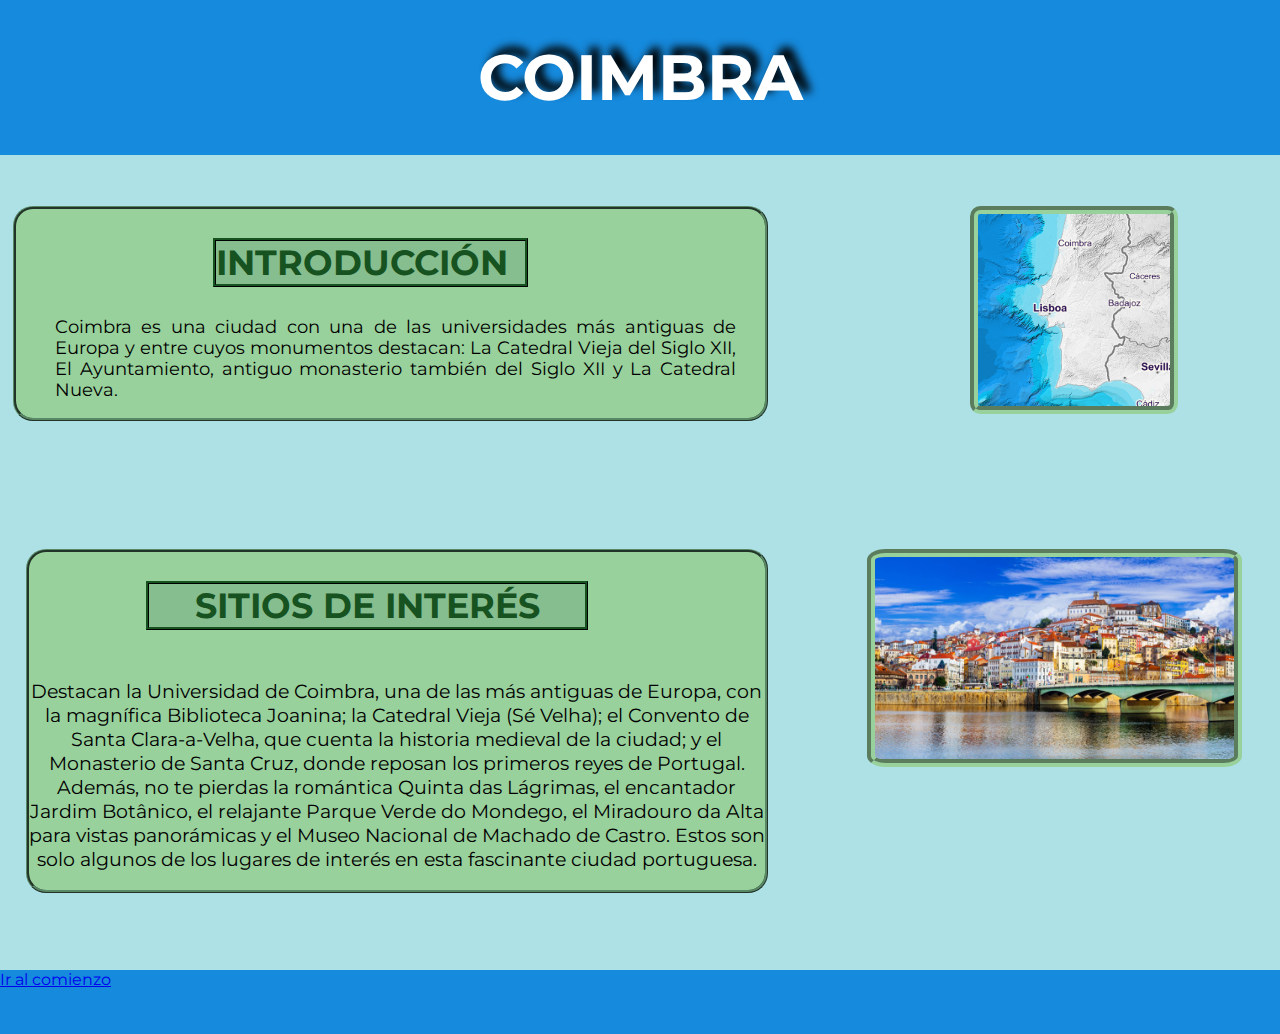
<file: Coimbra sergio/SERGIO FINAL/Coimbra_SergiodelaP.html>
<html><!DOCTYPE html>
<html lang="es">
<head>
    <meta charset="UTF-8">
    <meta keywords="Turismo Portugal,Coimbra">
    <meta description="Coimbra">
    <meta name="viewport" content="width=device-width, initial-scale=1.0">
    <meta author="Sergio de la Puente García" >
    <title> COIMBRA </title>
    <link rel="preconnect" href="https://fonts.googleapis.com">
    <link rel="preconnect" href="https://fonts.gstatic.com" crossorigin>
    <link href="https://fonts.googleapis.com/css2?family=Montserrat:ital,wght@0,100..900;1,100..900&display=swap" rel="stylesheet">
    <link rel="stylesheet" href="Coimbra_SergiodelaP.css">
</head>
<body>
    <header class="cabecera">
        <h1> COIMBRA </h1>
    </header>
    <section class="container">
        <img class="mapa" src="img/mapa.png">
        <article class="introduccion">
            <h2> INTRODUCCIÓN </h2>
            <p> Coimbra es una ciudad con una de las universidades más antiguas de Europa y entre cuyos monumentos destacan: La Catedral Vieja del Siglo XII, El Ayuntamiento, antiguo monasterio también del Siglo XII y La Catedral Nueva. </p>
        </article>
    </section>
    <section class="container">
        <img class="rio" src="img/rio.jpg">
        <article class="sitios">
            <h2> SITIOS DE INTERÉS </h2>
            <p> Destacan la Universidad de Coimbra, una de las más antiguas de Europa, con la magnífica Biblioteca Joanina; la Catedral Vieja (Sé Velha); el Convento de Santa Clara-a-Velha, que cuenta la historia medieval de la ciudad; y el Monasterio de Santa Cruz, donde reposan los primeros reyes de Portugal. Además, no te pierdas la romántica Quinta das Lágrimas, el encantador Jardim Botânico, el relajante Parque Verde do Mondego, el Miradouro da Alta para vistas panorámicas y el Museo Nacional de Machado de Castro. Estos son solo algunos de los lugares de interés en esta fascinante ciudad portuguesa. </p>
        </article>
    </section>
    <footer class="footer">
        <a href="\index.html">Ir al comienzo</a>
    </footer>
</body>
</html>
</file>
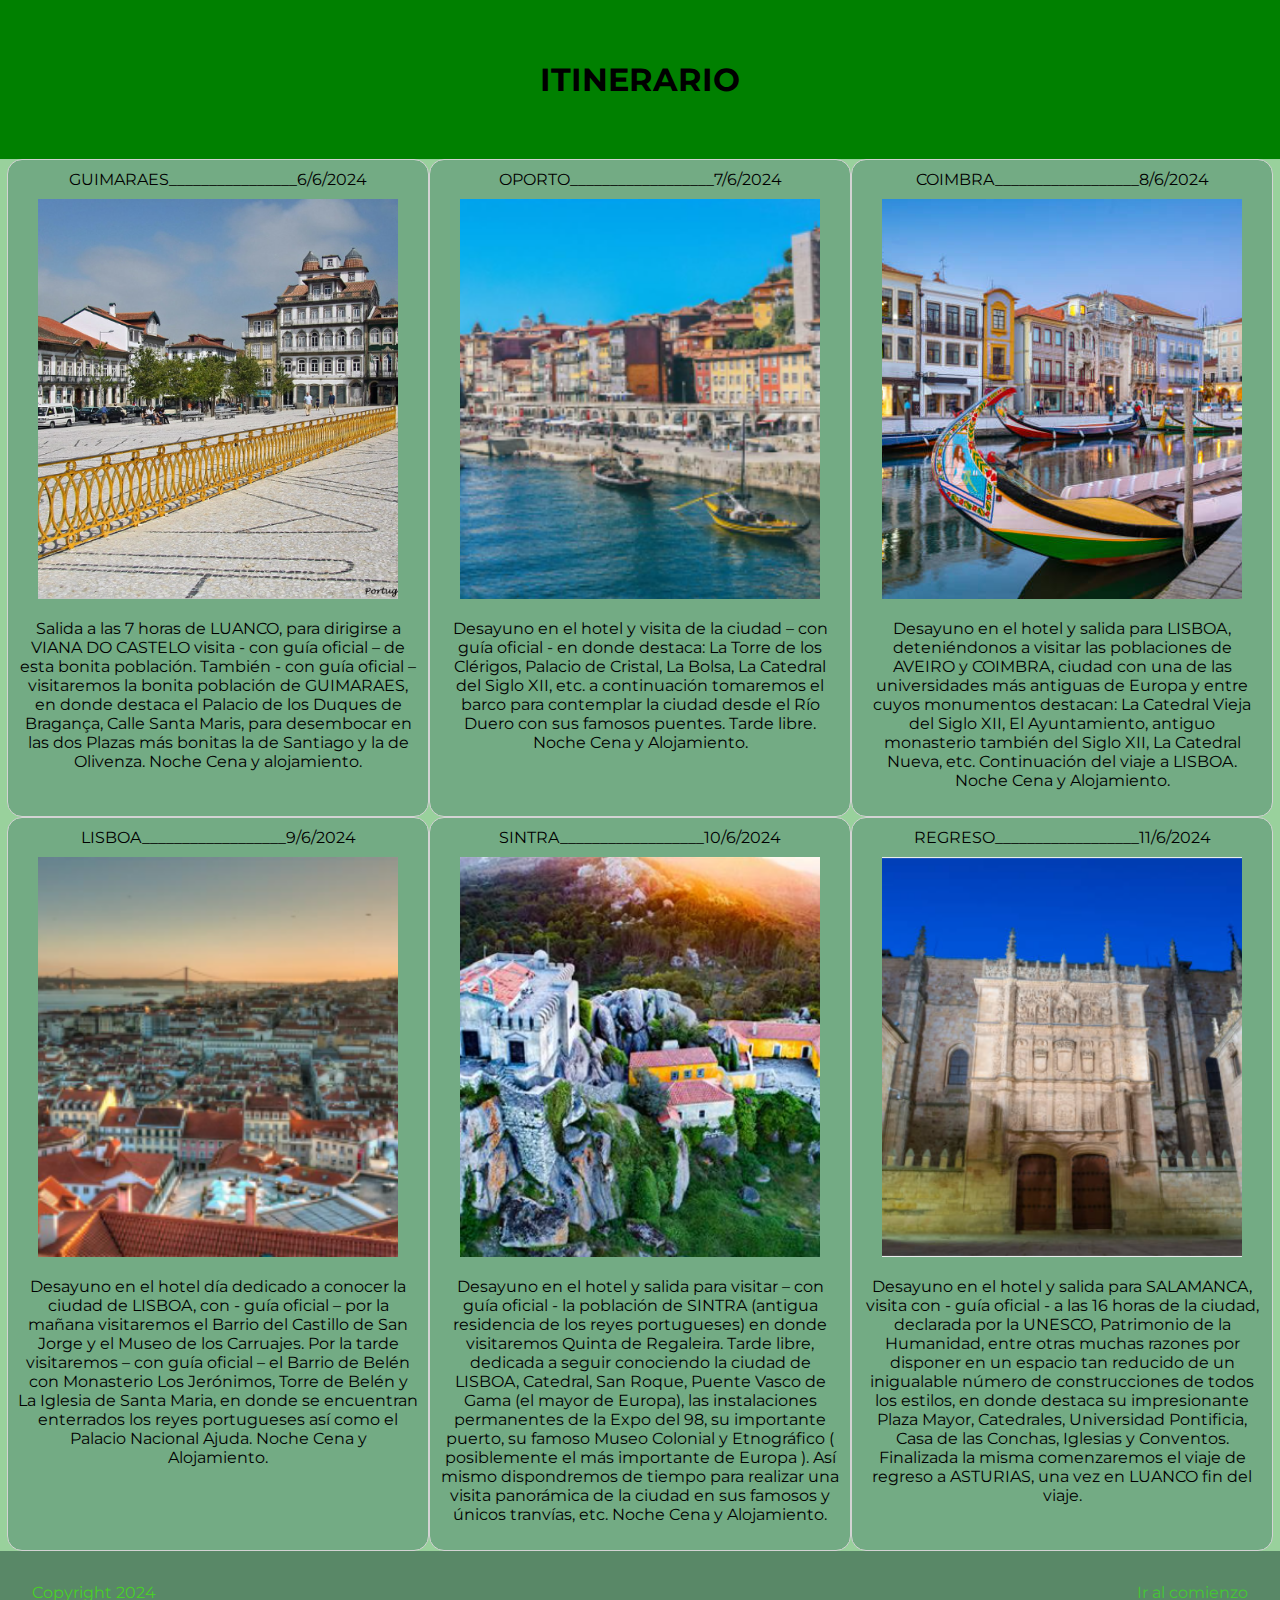
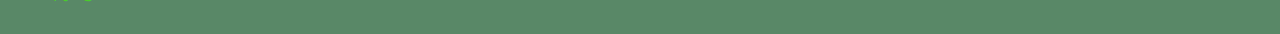
<file: Itinerario (1)/Itinerario/codigotarjetas.html>
<!DOCTYPE html>
<html lang="en">
<head>
  <meta charset="UTF-8">
  <meta author="Rubén y Elias">
  <meta keywords="HTML, pagina web, Portugal, Pagina web Portugal, Itinerario">
  <meta description="Portugal blog">
  <meta name="viewport" content="width=device-width, initial-scale=1.0">
  <link rel="stylesheet" href="estilotarjetas.css">
  <link rel="website icon" type="png" href="euro icono.png"> <!--Icono-->
  <link rel="preconnect" href="https://fonts.googleapis.com">
  <link rel="preconnect" href="https://fonts.gstatic.com" crossorigin>
  <link href="https://fonts.googleapis.com/css2?family=Montserrat:ital,wght@0,100..900;1,100..900&display=swap" rel="stylesheet">
    <title>ITINERARIO</title>
    <link rel="stylesheet" href="estilotarjetas.css">
</head>
<body>
  <header><h1 id="titulo_header" >ITINERARIO</h1></header>
    <div class="tarjetas">
    <div class="tarjeta">
        <div class="titulo">GUIMARAES________________6/6/2024</div>
        <div class="cuerpo">
        <img class="imagen1" src="gimares.png" alt="muestra">
           <p>Salida a las 7 horas de LUANCO, para dirigirse a VIANA DO
            CASTELO visita - con guía oficial – de esta bonita población. 
            También - con guía oficial – visitaremos la bonita población de GUIMARAES, en donde
            destaca el Palacio de los Duques de Bragança, Calle Santa Maris, para
            desembocar en las dos Plazas más bonitas la de Santiago y la de
            Olivenza. Noche Cena y alojamiento.</p>
        </div>
        </div>
        <div class="tarjeta">
            <div class="titulo">OPORTO__________________7/6/2024</div>
            <div class="cuerpo">
            <img class="imagen1" src="oporto.png" alt="muestra">
               <p>Desayuno en el hotel y visita de la ciudad – con guía oficial - en
                  donde destaca: La Torre de los Clérigos, Palacio de Cristal, La Bolsa, La
                  Catedral del Siglo XII, etc. a continuación tomaremos el barco para
                  contemplar la ciudad desde el Río Duero con sus famosos puentes.
                  Tarde libre. Noche Cena y Alojamiento. </p>
            </div>
            </div>
            <div class="tarjeta">
                <div class="titulo">COIMBRA__________________8/6/2024</div>
                <div class="cuerpo">
                <img class="imagen1" src="averio.png" alt="muestra">
                   <p>Desayuno en el hotel y salida para LISBOA, deteniéndonos a
                     visitar las poblaciones de AVEIRO y COIMBRA, ciudad con una de las
                     universidades más antiguas de Europa y entre cuyos monumentos
                     destacan: La Catedral Vieja del Siglo XII, El Ayuntamiento, antiguo
                     monasterio también del Siglo XII, La Catedral Nueva, etc. Continuación
                     del viaje a LISBOA. Noche Cena y Alojamiento.</p>
                </div>
                </div>
              <div class="tarjeta">
                  <div class="titulo">LISBOA__________________9/6/2024</div>
                  <div class="cuerpo">
                  <img class="imagen1" src="lisboa.png" alt="muestra">
                     <p>Desayuno en el hotel día dedicado a conocer la ciudad de
                        LISBOA, con - guía oficial – por la mañana visitaremos el Barrio del
                        Castillo de San Jorge y el Museo de los Carruajes. Por la tarde
                        visitaremos – con guía oficial – el Barrio de Belén con Monasterio Los
                        Jerónimos, Torre de Belén y La Iglesia de Santa Maria, en donde se
                        encuentran enterrados los reyes portugueses así como el Palacio
                        Nacional Ajuda. Noche Cena y Alojamiento.</p>
                  </div>
                  </div>
                  <div class="tarjeta">
                      <div class="titulo">SINTRA__________________10/6/2024</div>
                      <div class="cuerpo">
                      <img class="imagen1" src="sintra.png" alt="muestra">
                         <p>Desayuno en el hotel y salida para visitar – con guía oficial - la
                           población de SINTRA (antigua residencia de los reyes portugueses) en
                           donde visitaremos Quinta de Regaleira. Tarde libre, dedicada a seguir
                           conociendo la ciudad de LISBOA, Catedral, San Roque, Puente Vasco
                           de Gama (el mayor de Europa), las instalaciones permanentes de la
                           Expo del 98, su importante puerto, su famoso Museo Colonial y
                           Etnográfico ( posiblemente el más importante de Europa ). Así mismo
                           dispondremos de tiempo para realizar una visita panorámica de la
                           ciudad en sus famosos y únicos tranvías, etc. Noche Cena y
                           Alojamiento.</p>
                    </div>
                    </div>
                    <div class="tarjeta">
                      <div class="titulo">REGRESO__________________11/6/2024</div>
                        <div class="cuerpo">
                          <img class="imagen1" src="salamanca.png" alt="muestra">
                             <p>Desayuno en el hotel y salida para SALAMANCA, visita con -
                              guía oficial - a las 16 horas de la ciudad, declarada por la UNESCO,
                              Patrimonio de la Humanidad, entre otras muchas razones por disponer
                              en un espacio tan reducido de un inigualable número de construcciones
                              de todos los estilos, en donde destaca su impresionante Plaza Mayor,
                              Catedrales, Universidad Pontificia, Casa de las Conchas, Iglesias y
                              Conventos. Finalizada la misma comenzaremos el viaje de regreso a
                              ASTURIAS, una vez en LUANCO fin del viaje.</p>
                          </div>
                        </div>
                      </div>    
                      <footer>
                        <section>
                            <a href="\index.html">
                                Ir al comienzo
                            </a>
                        </section>
                        <p>Copyright 2024</p>
                    </footer>
                    </body>
                  </html>
</file>
<file: Coimbra sergio/SERGIO FINAL/Coimbra_SergiodelaP.css>
html body{
    font-family: "Montserrat";
    margin: 0;
    background-color: #ADE1E5;
}


    
.cabecera{
   padding:3%;
    background-color: #168ADD;  
}
.cabecera h1{
    font-size: 4rem;
    text-align: center;
    margin:0;
    color:white;
    text-shadow:8px -8px 8px black;
}


.introduccion{
    padding-left: 2.5%;
    margin-top: 4%;
    margin-right: 40%;
    margin-left: 1%;
    margin-bottom: 6%;
    background-color: #99D19C;
    color: black;
    border-style: ridge;
    border-radius: 20px;
    border-color: #598867;
    font-size: 110%;
    text-align: justify;    
}

.introduccion p{
    margin-right: 4%;
    margin-left: 1%; 
}

.introduccion h2{
    padding-right: 20%;
    margin-left: 23%;
    margin-right: 33%;
    color: #175320;
    background-color: #86BE90;
    border-style: ridge;
    border-color: #175320;
    font-size: 200%;
    text-align: center;
}

.sitios{
    display:flex;
    flex-flow: column;
    margin-top: 10%;
    margin-right: 40%;
    margin-left: 2%;
    margin-bottom: 6%;
    background-color: #99D19C;
    color: black;
    border-style: ridge;
    border-radius: 20px;
    border-color: #598867;
    font-size: 110%;
    text-align: center;    
}

.sitios h2{
    margin-left: 16% ;
    margin-right: 24%;
    color: #175320;
    background-color: #86BE90;
    border-style: ridge;
    border-color: #175320;
    font-size: 200%;
}

.sitios p{
    text-align: center;
    font-size: 110%;
}

.rio{
    float: right;
    margin-right: 3%;
   /* margin-left: 40%;*/
    width: 28%;
    border-style: groove;
    border-width: 8px;
    border-color:#99D19C;
    border-radius: 5%;
    transition: box-shadow 0.2s ease-in-out;
    cursor: progress;
}

.mapa{
    float: right;
    margin-right: 8%;
    width: 15%;
    border-style: groove;
    border-width: 8px;
    border-color:#99D19C;
    border-radius: 5%;
    transition: box-shadow 0.2s ease-in-out;
    cursor: progress;
}
footer {
height:4rem;
   background-color: #168ADD;

}
footer p{
    float:right;
}
</file>
<file: Itinerario (1)/Itinerario/estilotarjetas.css>
@charset "utf-8";
.tarjeta{
  display:flex;
  flex-direction:column;
  width:420px;
  border: 1px solid lightgray;
  /* box-shadow: 2px 2px 8px 4px #d3d3d3d1; */
  border-radius:15px;
  text-align: center;
  background-color: #73ab84;
}
body, html {
    font-family: "Montserrat", sans-serif;
    margin: 0 auto;
    padding: 0;
    scrollbar-width: thin;
	background-color:#99d19c;
}

.titulo{
  font-size: 16px;
  padding: 10px 10px 0 10px;;
}
.cuerpo{
  padding: 10px;
}
#titulo_header{
  text-align: center;
  padding: 60px;
  background-color: green;
  margin: 0 auto;
}
/*.pie{
  background: #6699ff;
  border-radius:0 0 15px 15px;
  padding: 10px;
  text-align:center;
}
.pie a{
  text-decoration: none;
  color: white;
}
  .pie a:after {
    top: 0;
    right: 0;
    bottom: 0;
    left: 0;
    z-index: 1;
    content: ""
}*/
.imagen1 {
    width:90%;
    height: 400px;
    object-fit: cover;
}
.tarjetas{
    display: flex;
    flex-flow:row wrap;
    justify-content: center;
}
footer{
  background-color: #598867;
  padding: 2rem;
  color: rgb(72, 209, 38);
}
footer section{
  float: right;
}
footer p{
  margin: 0;
}
footer a{
  color: rgb(68, 201, 50);
  text-decoration: none;
}
footer.hover{
  color: rgb(53, 155, 49);
}
</file>
